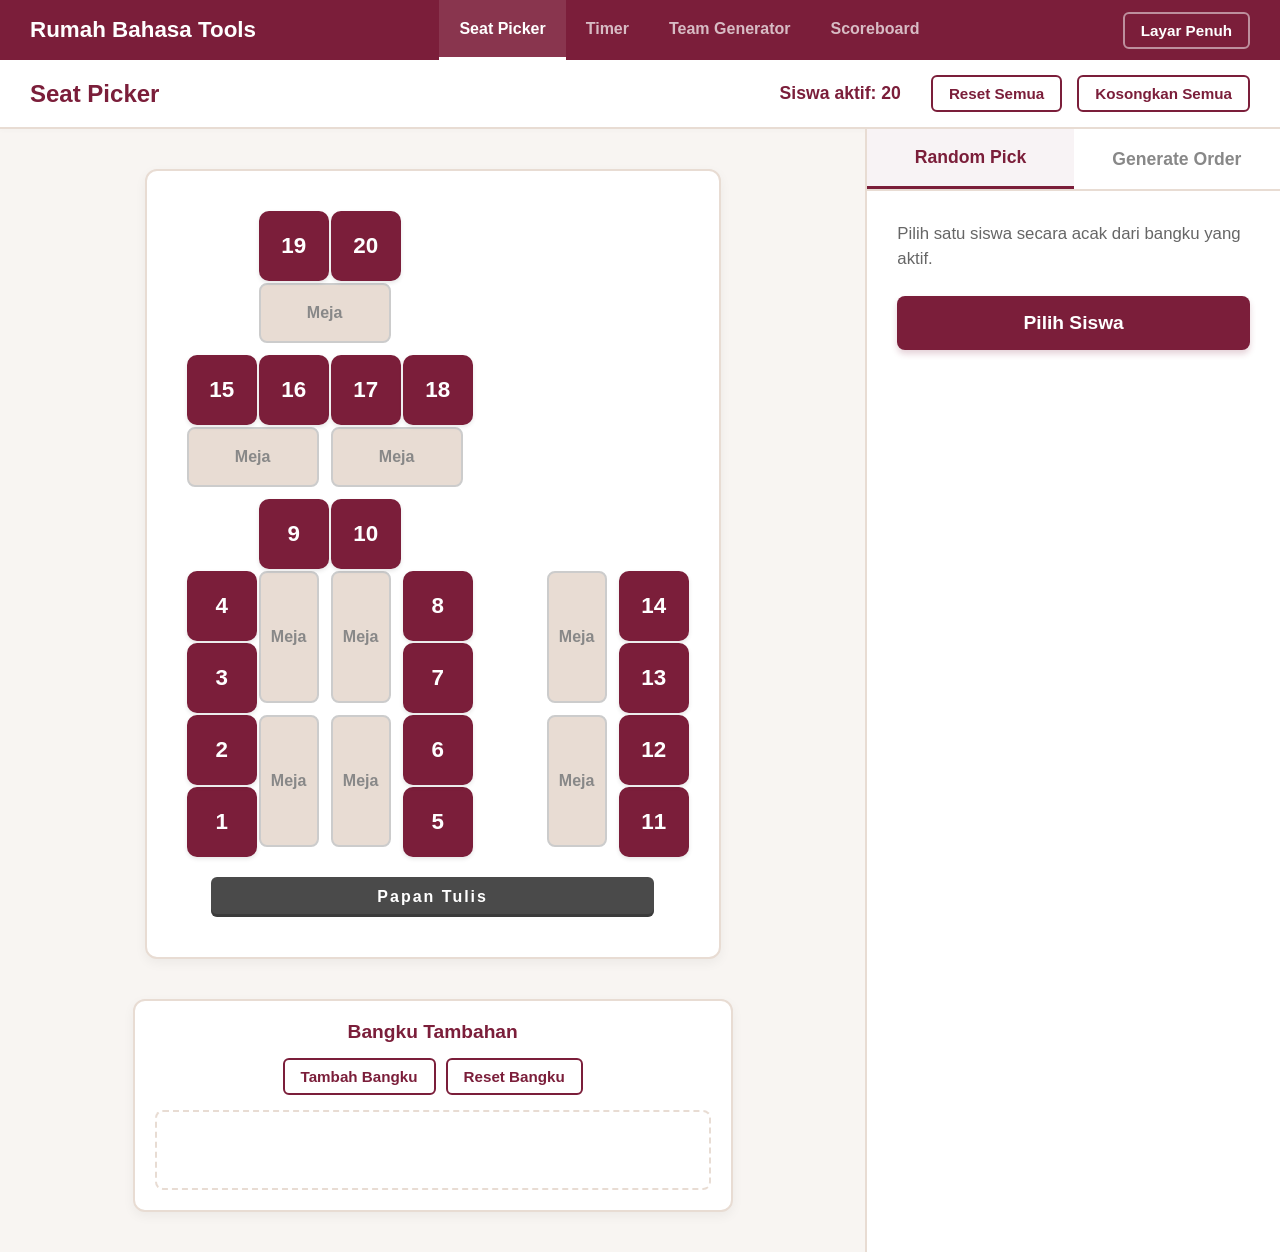
<file: index.html>
<!DOCTYPE html>
<html lang="id">
<head>
    <meta charset="UTF-8">
    <meta name="viewport" content="width=device-width, initial-scale=1.0">
    <title>Rumah Bahasa Tools - Seat Picker</title>
    <link rel="stylesheet" href="style.css">
</head>
<body>
    <nav class="top-nav">
        <div class="nav-brand">Rumah Bahasa Tools</div>
        <div class="nav-menu">
            <button class="nav-item active" data-target="app-seat-picker">Seat Picker</button>
            <button class="nav-item" data-target="app-timer">Timer</button>
            <button class="nav-item" data-target="app-team-gen">Team Generator</button>
            <button class="nav-item" data-target="app-scoreboard">Scoreboard</button>
        </div>
        <div class="nav-controls">
            <button id="btn-fullscreen" class="btn-secondary">Layar Penuh</button>
        </div>
    </nav>

    <div class="app-container">
        <!-- APP: SEAT PICKER -->
        <div id="app-seat-picker" class="app-view active">
            <header class="view-header">
                <h2>Seat Picker</h2>
                <div class="stats-controls">
                    <div class="active-count">Siswa aktif: <span id="active-count">20</span></div>
                    <button id="btn-reset" class="btn-secondary">Reset Semua</button>
                    <button id="btn-clear" class="btn-secondary">Kosongkan Semua</button>
                </div>
            </header>

            <main class="main-content">
                <div class="left-panel">
                    <div class="layout-wrapper">
                        <div class="classroom-grid" id="classroom-grid">
                            <!-- Seats are injected here -->
                        </div>
                        <div class="board">Papan Tulis</div>
                    </div>
                    
                    <div class="extra-seats-area">
                        <h3 class="extra-title">Bangku Tambahan</h3>
                        <div class="extra-controls">
                            <button id="btn-add-seat" class="btn-secondary">Tambah Bangku</button>
                            <button id="btn-reset-extra" class="btn-secondary">Reset Bangku</button>
                        </div>
                        <div class="extra-seats-container" id="extra-seats-container">
                            <!-- Extra seats start here -->
                        </div>
                    </div>
                </div>

                <div class="right-panel">
                    <div class="tabs">
                        <button class="tab-btn active" data-tab="tab-random">Random Pick</button>
                        <button class="tab-btn" data-tab="tab-order">Generate Order</button>
                    </div>
                    
                    <div class="tab-content active" id="tab-random">
                        <p class="tab-desc">Pilih satu siswa secara acak dari bangku yang aktif.</p>
                        <button id="btn-pick" class="btn-primary">Pilih Siswa</button>
                    </div>
                    
                    <div class="tab-content" id="tab-order">
                        <p class="tab-desc">Acak semua bangku aktif untuk membuat urutan soal atau giliran.</p>
                        <button id="btn-generate-order" class="btn-primary">Buat Urutan</button>
                        <div id="order-result" class="order-list"></div>
                    </div>
                </div>
            </main>
        </div>

        <!-- APP: TIMER -->
        <div id="app-timer" class="app-view">
            <header class="view-header">
                <h2>Timer</h2>
            </header>
            <main class="main-content centered">
                <div class="timer-container">
                    <div class="timer-display" id="timer-display">00:00</div>
                    <div class="timer-presets">
                        <button class="btn-preset" data-time="60">1 Min</button>
                        <button class="btn-preset" data-time="180">3 Min</button>
                        <button class="btn-preset" data-time="300">5 Min</button>
                        <button class="btn-preset" data-time="600">10 Min</button>
                    </div>
                    <div class="timer-custom">
                        <input type="number" id="timer-input-min" min="0" max="99" placeholder="Min" class="time-input">
                        <span>:</span>
                        <input type="number" id="timer-input-sec" min="0" max="59" placeholder="Sec" class="time-input">
                        <button id="btn-timer-set" class="btn-secondary">Set Custom</button>
                    </div>
                    <div class="timer-controls">
                        <button id="btn-timer-start" class="btn-primary">Start</button>
                        <button id="btn-timer-pause" class="btn-secondary">Pause</button>
                        <button id="btn-timer-reset" class="btn-secondary">Reset</button>
                    </div>
                </div>
            </main>
        </div>

        <!-- APP: TEAM GENERATOR -->
        <div id="app-team-gen" class="app-view">
            <header class="view-header">
                <h2>Team Generator</h2>
                <div class="stats-controls">
                    <div class="active-count">Siswa aktif: <span id="team-active-count">20</span></div>
                </div>
            </header>
            <main class="main-content centered">
                <div class="team-gen-container">
                    <div class="team-controls">
                        <label>Jumlah Kelompok:</label>
                        <div class="team-presets">
                            <button class="btn-preset team-btn" data-groups="2">2</button>
                            <button class="btn-preset team-btn" data-groups="3">3</button>
                            <button class="btn-preset team-btn" data-groups="4">4</button>
                            <button class="btn-preset team-btn" data-groups="5">5</button>
                        </div>
                        <button id="btn-generate-teams" class="btn-primary">Buat Ulang</button>
                    </div>
                    <div class="teams-result" id="teams-result">
                        <!-- Teams injected here -->
                    </div>
                </div>
            </main>
        </div>

        <!-- APP: SCOREBOARD -->
        <div id="app-scoreboard" class="app-view">
            <header class="view-header">
                <h2>Scoreboard</h2>
                <div class="stats-controls">
                    <label>Jumlah Tim:</label>
                    <select id="score-team-count" class="dropdown">
                        <option value="2">2 Tim</option>
                        <option value="3">3 Tim</option>
                        <option value="4">4 Tim</option>
                    </select>
                </div>
            </header>
            <main class="main-content">
                <div class="scoreboard-container" id="scoreboard-container">
                    <!-- Scoreboards injected here -->
                </div>
            </main>
        </div>
    </div>

    <div id="result-overlay" class="overlay">
        <div id="result-text" class="result-text">Bangku 7</div>
    </div>

    <script src="script.js"></script>
</body>
</html>
</file>
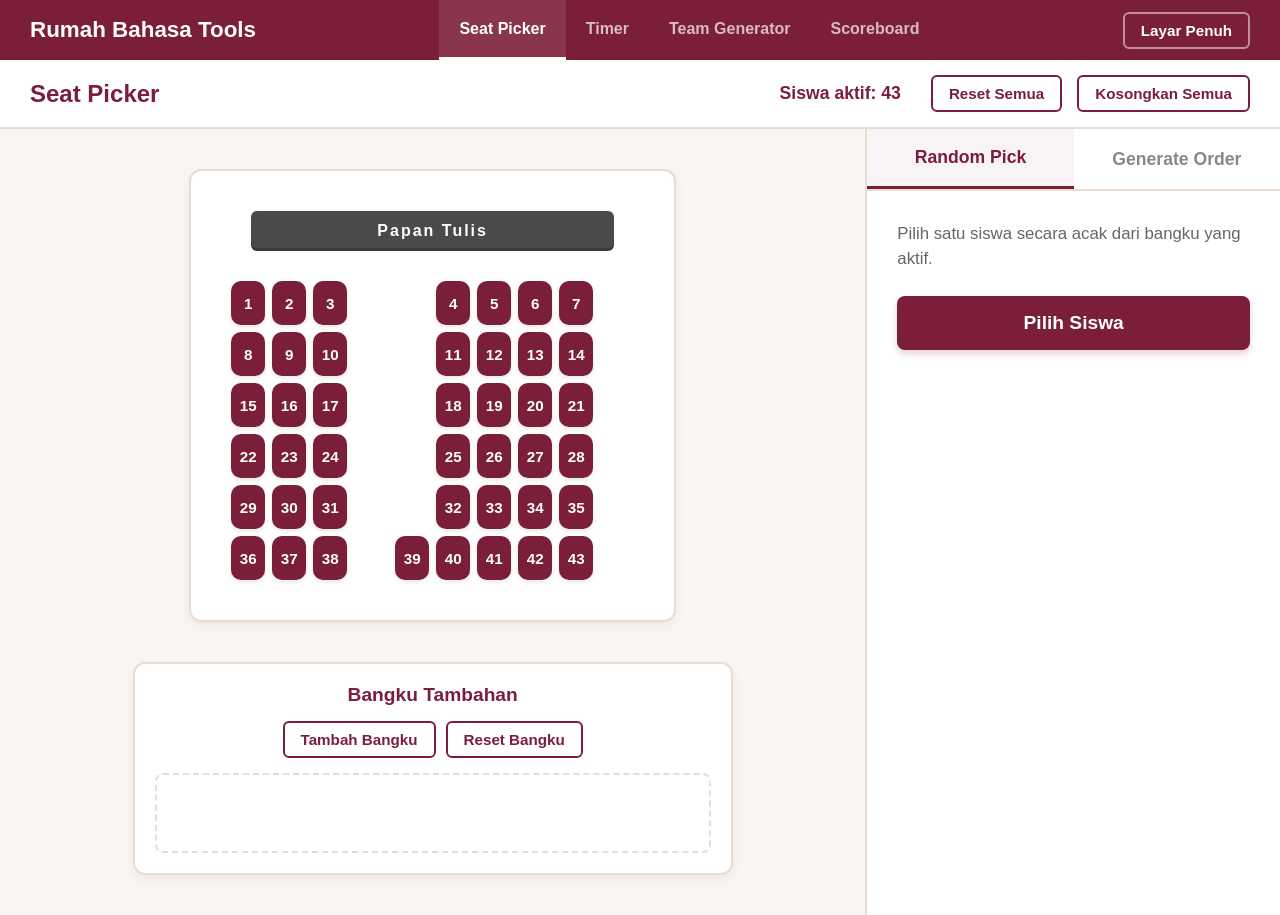
<file: 318FIBUA/index.html>
<!DOCTYPE html>
<html lang="id">
<head>
    <meta charset="UTF-8">
    <meta name="viewport" content="width=device-width, initial-scale=1.0">
    <title>Rumah Bahasa Tools - Seat Picker</title>
    <link rel="stylesheet" href="style.css">
</head>
<body>
    <nav class="top-nav">
        <div class="nav-brand">Rumah Bahasa Tools</div>
        <div class="nav-menu">
            <button class="nav-item active" data-target="app-seat-picker">Seat Picker</button>
            <button class="nav-item" data-target="app-timer">Timer</button>
            <button class="nav-item" data-target="app-team-gen">Team Generator</button>
            <button class="nav-item" data-target="app-scoreboard">Scoreboard</button>
        </div>
        <div class="nav-controls">
            <button id="btn-fullscreen" class="btn-secondary">Layar Penuh</button>
        </div>
    </nav>

    <div class="app-container">
        <!-- APP: SEAT PICKER -->
        <div id="app-seat-picker" class="app-view active">
            <header class="view-header">
                <h2>Seat Picker</h2>
                <div class="stats-controls">
                    <div class="active-count">Siswa aktif: <span id="active-count">43</span></div>
                    <button id="btn-reset" class="btn-secondary">Reset Semua</button>
                    <button id="btn-clear" class="btn-secondary">Kosongkan Semua</button>
                </div>
            </header>

            <main class="main-content">
                <div class="left-panel">
                    <div class="layout-wrapper">
                        <div class="board">Papan Tulis</div>
                        <div class="classroom-grid" id="classroom-grid">
                            <!-- Seats are injected here -->
                        </div>
                    </div>
                    
                    <div class="extra-seats-area">
                        <h3 class="extra-title">Bangku Tambahan</h3>
                        <div class="extra-controls">
                            <button id="btn-add-seat" class="btn-secondary">Tambah Bangku</button>
                            <button id="btn-reset-extra" class="btn-secondary">Reset Bangku</button>
                        </div>
                        <div class="extra-seats-container" id="extra-seats-container">
                            <!-- Extra seats start here -->
                        </div>
                    </div>
                </div>

                <div class="right-panel">
                    <div class="tabs">
                        <button class="tab-btn active" data-tab="tab-random">Random Pick</button>
                        <button class="tab-btn" data-tab="tab-order">Generate Order</button>
                    </div>
                    
                    <div class="tab-content active" id="tab-random">
                        <p class="tab-desc">Pilih satu siswa secara acak dari bangku yang aktif.</p>
                        <button id="btn-pick" class="btn-primary">Pilih Siswa</button>
                    </div>
                    
                    <div class="tab-content" id="tab-order">
                        <p class="tab-desc">Acak semua bangku aktif untuk membuat urutan soal atau giliran.</p>
                        <button id="btn-generate-order" class="btn-primary">Buat Urutan</button>
                        <div id="order-result" class="order-list"></div>
                    </div>
                </div>
            </main>
        </div>

        <!-- APP: TIMER -->
        <div id="app-timer" class="app-view">
            <header class="view-header">
                <h2>Timer</h2>
            </header>
            <main class="main-content centered">
                <div class="timer-container">
                    <div class="timer-display" id="timer-display">00:00</div>
                    <div class="timer-presets">
                        <button class="btn-preset" data-time="60">1 Min</button>
                        <button class="btn-preset" data-time="180">3 Min</button>
                        <button class="btn-preset" data-time="300">5 Min</button>
                        <button class="btn-preset" data-time="600">10 Min</button>
                    </div>
                    <div class="timer-custom">
                        <input type="number" id="timer-input-min" min="0" max="99" placeholder="Min" class="time-input">
                        <span>:</span>
                        <input type="number" id="timer-input-sec" min="0" max="59" placeholder="Sec" class="time-input">
                        <button id="btn-timer-set" class="btn-secondary">Set Custom</button>
                    </div>
                    <div class="timer-controls">
                        <button id="btn-timer-start" class="btn-primary">Start</button>
                        <button id="btn-timer-pause" class="btn-secondary">Pause</button>
                        <button id="btn-timer-reset" class="btn-secondary">Reset</button>
                    </div>
                </div>
            </main>
        </div>

        <!-- APP: TEAM GENERATOR -->
        <div id="app-team-gen" class="app-view">
            <header class="view-header">
                <h2>Team Generator</h2>
                <div class="stats-controls">
                    <div class="active-count">Siswa aktif: <span id="team-active-count">43</span></div>
                </div>
            </header>
            <main class="main-content centered">
                <div class="team-gen-container">
                    <div class="team-controls">
                        <label>Jumlah Kelompok:</label>
                        <div class="team-presets">
                            <button class="btn-preset team-btn" data-groups="2">2</button>
                            <button class="btn-preset team-btn" data-groups="3">3</button>
                            <button class="btn-preset team-btn" data-groups="4">4</button>
                            <button class="btn-preset team-btn" data-groups="5">5</button>
                        </div>
                        <button id="btn-generate-teams" class="btn-primary">Buat Ulang</button>
                    </div>
                    <div class="teams-result" id="teams-result">
                        <!-- Teams injected here -->
                    </div>
                </div>
            </main>
        </div>

        <!-- APP: SCOREBOARD -->
        <div id="app-scoreboard" class="app-view">
            <header class="view-header">
                <h2>Scoreboard</h2>
                <div class="stats-controls">
                    <label>Jumlah Tim:</label>
                    <select id="score-team-count" class="dropdown">
                        <option value="2">2 Tim</option>
                        <option value="3">3 Tim</option>
                        <option value="4">4 Tim</option>
                    </select>
                </div>
            </header>
            <main class="main-content">
                <div class="scoreboard-container" id="scoreboard-container">
                    <!-- Scoreboards injected here -->
                </div>
            </main>
        </div>
    </div>

    <div id="result-overlay" class="overlay">
        <div id="result-text" class="result-text">Bangku 7</div>
    </div>

    <script src="script.js"></script>
</body>
</html>
</file>
<file: style.css>
:root {
    --primary: #7B1E3A;
    --secondary: #9E2A4D;
    --bg: #F8F5F2;
    --card: #FFFFFF;
    --border: #E8DCD3;
    --text: #333333;
    --grey: #CCCCCC;
}

* {
    box-sizing: border-box;
}

body {
    font-family: 'Segoe UI', Tahoma, Geneva, Verdana, sans-serif;
    background-color: var(--bg);
    color: var(--text);
    margin: 0;
    display: flex;
    flex-direction: column;
    min-height: 100vh;
    overflow-x: hidden;
    overflow-y: auto;
}

.view-header {
    display: flex;
    justify-content: space-between;
    align-items: center;
    padding: 15px 30px;
    background-color: var(--card);
    border-bottom: 2px solid var(--border);
    box-shadow: 0 2px 4px rgba(0,0,0,0.02);
}

.view-header h2 {
    margin: 0;
    font-size: 1.5rem;
    color: var(--primary);
    font-weight: 700;
}

.stats-controls {
    display: flex;
    align-items: center;
    gap: 15px;
}

.active-count {
    font-size: 1.1rem;
    font-weight: 600;
    color: var(--primary);
    margin-right: 15px;
}

.btn-secondary {
    background: transparent;
    border: 2px solid var(--primary);
    color: var(--primary);
    padding: 8px 16px;
    border-radius: 6px;
    cursor: pointer;
    transition: all 0.2s ease;
    font-weight: 600;
    font-size: 0.95rem;
}

.btn-secondary:hover {
    background: var(--primary);
    color: white;
}

.main-content {
    display: flex;
    flex: 1;
    overflow: visible;
}

.left-panel {
    flex: 2;
    display: flex;
    flex-direction: column;
    align-items: center;
    justify-content: flex-start;
    padding: 40px 20px;
    overflow: visible;
    position: relative;
}

.layout-wrapper {
    display: flex;
    flex-direction: column;
    align-items: center;
    gap: 30px;
    padding: 40px;
    background: var(--card);
    border-radius: 12px;
    border: 2px solid var(--border);
    box-shadow: 0 4px 12px rgba(0,0,0,0.05);
}

.classroom-grid {
    display: grid;
    grid-template-columns: repeat(7, 60px);
    grid-template-rows: repeat(9, 60px);
    gap: 12px;
    position: relative;
}

.meja {
    background-color: var(--border);
    border: 2px solid var(--grey);
    border-radius: 8px;
    display: flex;
    align-items: center;
    justify-content: center;
    color: #888;
    font-weight: 600;
    font-size: 1rem;
    pointer-events: none;
    user-select: none;
    width: 100%;
    height: 100%;
}

.seat {
    position: relative;
    background-color: var(--grey);
    border-radius: 10px;
    display: flex;
    align-items: center;
    justify-content: center;
    font-size: 1.4rem;
    font-weight: 700;
    color: white;
    cursor: pointer;
    transition: background-color 0.2s, color 0.2s, transform 0.2s, box-shadow 0.2s, opacity 0.2s;
    user-select: none;
    box-shadow: 0 2px 4px rgba(0,0,0,0.1);
    width: 70px;
    height: 70px;
}

.seat.active {
    background-color: var(--primary);
}

.seat:not(.active) {
    opacity: 0.5;
}

.seat:hover {
    transform: translateY(-2px);
    box-shadow: 0 4px 8px rgba(0,0,0,0.15);
}

.seat.highlight {
    background-color: #FFD700;
    color: var(--primary);
    transform: scale(1.15);
    box-shadow: 0 0 15px rgba(255, 215, 0, 0.6);
}

.seat.winner {
    background-color: #FFD700;
    color: var(--primary);
    transform: scale(1.3);
    z-index: 10;
    box-shadow: 0 0 30px rgba(255, 215, 0, 0.9);
}

.board {
    width: 90%;
    height: 40px;
    background-color: #4A4A4A;
    color: white;
    display: flex;
    align-items: center;
    justify-content: center;
    border-radius: 6px;
    font-weight: 600;
    letter-spacing: 2px;
    box-shadow: inset 0 -3px 0 rgba(0,0,0,0.2);
}

.right-panel {
    flex: 1;
    min-width: 350px;
    max-width: 450px;
    background-color: var(--card);
    border-left: 2px solid var(--border);
    display: flex;
    flex-direction: column;
}

.tabs {
    display: flex;
    border-bottom: 2px solid var(--border);
}

.tab-btn {
    flex: 1;
    padding: 18px 0;
    background: transparent;
    border: none;
    font-size: 1.1rem;
    font-weight: 600;
    color: #888;
    cursor: pointer;
    transition: all 0.2s;
}

.tab-btn:hover {
    color: var(--primary);
    background-color: rgba(123, 30, 58, 0.05);
}

.tab-btn.active {
    color: var(--primary);
    border-bottom: 3px solid var(--primary);
    background-color: rgba(123, 30, 58, 0.05);
}

.tab-content {
    display: none;
    padding: 30px;
    flex: 1;
    overflow: visible;
}

.tab-content.active {
    display: flex;
    flex-direction: column;
}

.tab-desc {
    color: #666;
    margin-top: 0;
    margin-bottom: 25px;
    font-size: 1.05rem;
    line-height: 1.5;
}

.btn-primary {
    background-color: var(--primary);
    color: white;
    border: none;
    padding: 16px 30px;
    border-radius: 8px;
    font-size: 1.2rem;
    font-weight: 700;
    cursor: pointer;
    transition: all 0.2s ease;
    width: 100%;
    margin-bottom: 25px;
    box-shadow: 0 4px 6px rgba(123, 30, 58, 0.2);
}

.btn-primary:hover:not(:disabled) {
    background-color: var(--secondary);
    transform: translateY(-2px);
    box-shadow: 0 6px 12px rgba(123, 30, 58, 0.3);
}

.btn-primary:active:not(:disabled) {
    transform: translateY(0);
}

.btn-primary:disabled {
    background-color: var(--grey);
    cursor: not-allowed;
    box-shadow: none;
}

.order-list {
    display: flex;
    flex-direction: column;
    gap: 12px;
    padding-bottom: 20px;
}

.order-item {
    background: var(--bg);
    border: 1px solid var(--border);
    padding: 14px 20px;
    border-radius: 8px;
    font-size: 1.1rem;
    font-weight: 600;
    display: flex;
    justify-content: space-between;
    align-items: center;
    color: var(--primary);
    animation: slideIn 0.3s ease-out backwards;
}

.order-item span:last-child {
    background: white;
    padding: 4px 12px;
    border-radius: 4px;
    border: 1px solid var(--border);
    color: var(--text);
}

@keyframes slideIn {
    from { opacity: 0; transform: translateX(-10px); }
    to { opacity: 1; transform: translateX(0); }
}

.overlay {
    position: fixed;
    top: 0;
    left: 0;
    right: 0;
    bottom: 0;
    background: rgba(248, 245, 242, 0.85);
    display: flex;
    align-items: flex-start; /* Move text to upper portion */
    justify-content: center;
    padding-top: 15vh;
    z-index: 5;
    opacity: 0;
    pointer-events: none;
    transition: opacity 0.4s ease;
    backdrop-filter: blur(4px);
}

.overlay.show {
    opacity: 1;
    pointer-events: all;
}

.result-text {
    font-size: 6rem;
    font-weight: 800;
    color: var(--primary);
    text-shadow: 3px 3px 0px white, -3px -3px 0px white, 3px -3px 0px white, -3px 3px 0px white, 0 10px 20px rgba(0,0,0,0.1);
    animation: popIn 0.6s cubic-bezier(0.175, 0.885, 0.32, 1.275);
}

@keyframes popIn {
    0% { transform: scale(0.5); opacity: 0; }
    100% { transform: scale(1); opacity: 1; }
}

/* --- NAVIGATION --- */
.top-nav {
    display: flex;
    justify-content: space-between;
    align-items: center;
    background-color: var(--primary);
    color: white;
    padding: 0 30px;
    height: 60px;
    box-shadow: 0 2px 4px rgba(0,0,0,0.1);
}
.nav-brand {
    font-size: 1.4rem;
    font-weight: 700;
}
.nav-menu {
    display: flex;
    height: 100%;
}
.nav-item {
    background: transparent;
    border: none;
    color: rgba(255,255,255,0.7);
    font-size: 1rem;
    font-weight: 600;
    padding: 0 20px;
    cursor: pointer;
    transition: all 0.2s;
    height: 100%;
    border-bottom: 3px solid transparent;
}
.nav-item:hover {
    color: white;
    background-color: rgba(255,255,255,0.1);
}
.nav-item.active {
    color: white;
    border-bottom: 3px solid white;
    background-color: rgba(255,255,255,0.1);
}
.nav-controls .btn-secondary {
    border-color: rgba(255,255,255,0.5);
    color: white;
}
.nav-controls .btn-secondary:hover {
    background-color: white;
    color: var(--primary);
}

/* --- APP VIEWS --- */
.app-container {
    flex: 1;
    display: flex;
    flex-direction: column;
    overflow: visible;
}
.app-view {
    display: none;
    flex: 1;
    flex-direction: column;
}
.app-view.active {
    display: flex;
}
.centered {
    align-items: center;
    justify-content: flex-start;
    padding: 40px 20px;
    background-color: var(--bg);
    display: flex;
    flex-direction: column;
}

/* --- EXTRA SEATS --- */
.extra-seats-area {
    margin-top: 40px;
    width: 100%;
    max-width: 600px;
    background: var(--card);
    padding: 20px;
    border-radius: 12px;
    border: 2px solid var(--border);
    box-shadow: 0 4px 12px rgba(0,0,0,0.05);
    display: flex;
    flex-direction: column;
    align-items: center;
    gap: 15px;
}
.extra-title {
    margin: 0;
    color: var(--primary);
    font-size: 1.2rem;
}
.extra-controls {
    display: flex;
    gap: 10px;
}
.extra-seats-container {
    display: flex;
    flex-wrap: wrap;
    gap: 15px;
    min-height: 80px;
    width: 100%;
    justify-content: center;
    padding: 10px;
    border: 2px dashed var(--border);
    border-radius: 8px;
}
.seat.extra-seat {
    cursor: grab;
    z-index: 100;
}
.seat.extra-seat:active {
    cursor: grabbing;
}
.seat.extra-seat.dragging {
    box-shadow: 0 10px 25px rgba(0,0,0,0.2);
    opacity: 0.9;
    transform: scale(1.05);
    cursor: grabbing;
}
#app-seat-picker {
    position: relative;
}

/* --- TIMER --- */
.timer-container {
    display: flex;
    flex-direction: column;
    align-items: center;
    gap: 30px;
    padding: 40px;
    background: var(--card);
    border-radius: 12px;
    border: 2px solid var(--border);
    box-shadow: 0 4px 12px rgba(0,0,0,0.05);
    width: 100%;
    max-width: 500px;
}
.timer-display {
    font-size: 6rem;
    font-weight: 800;
    color: var(--primary);
    font-variant-numeric: tabular-nums;
    line-height: 1;
}
.timer-display.time-up {
    color: #E74C3C;
    animation: blink 1s infinite alternate;
}
@keyframes blink {
    0% { opacity: 1; }
    100% { opacity: 0.5; }
}
.timer-presets {
    display: flex;
    gap: 10px;
}
.btn-preset {
    background: var(--bg);
    border: 2px solid var(--border);
    color: var(--text);
    padding: 10px 15px;
    border-radius: 8px;
    font-weight: 600;
    font-size: 1rem;
    cursor: pointer;
    transition: all 0.2s;
}
.btn-preset:hover, .btn-preset.active {
    border-color: var(--primary);
    color: var(--primary);
    background: rgba(123, 30, 58, 0.05);
}
.timer-custom {
    display: flex;
    align-items: center;
    gap: 10px;
    font-size: 1.5rem;
    font-weight: 600;
}
.time-input {
    width: 70px;
    padding: 10px;
    font-size: 1.2rem;
    text-align: center;
    border: 2px solid var(--border);
    border-radius: 8px;
    background: var(--bg);
}
.time-input:focus {
    outline: none;
    border-color: var(--primary);
}
.timer-controls {
    display: flex;
    gap: 15px;
    width: 100%;
}
.timer-controls button {
    flex: 1;
    margin-bottom: 0;
}

/* --- TEAM GENERATOR --- */
.team-gen-container {
    display: flex;
    flex-direction: column;
    gap: 30px;
    padding: 40px;
    width: 100%;
    max-width: 1000px;
}
.team-controls {
    display: flex;
    align-items: center;
    justify-content: space-between;
    background: var(--card);
    padding: 20px;
    border-radius: 12px;
    border: 2px solid var(--border);
    box-shadow: 0 4px 12px rgba(0,0,0,0.05);
    flex-wrap: wrap;
    gap: 15px;
}
.team-controls label {
    font-size: 1.2rem;
    font-weight: 600;
    color: var(--text);
}
.team-controls button#btn-generate-teams {
    margin-bottom: 0;
    width: auto;
}
.teams-result {
    display: grid;
    grid-template-columns: repeat(auto-fit, minmax(250px, 1fr));
    gap: 20px;
}
.team-card {
    background: var(--card);
    border-radius: 12px;
    border: 2px solid var(--border);
    overflow: hidden;
    box-shadow: 0 4px 12px rgba(0,0,0,0.05);
    animation: slideIn 0.4s ease-out backwards;
}
.team-card-header {
    background: var(--primary);
    color: white;
    padding: 15px;
    font-size: 1.2rem;
    font-weight: 700;
    text-align: center;
}
.team-members {
    padding: 20px;
    display: flex;
    flex-wrap: wrap;
    gap: 15px;
    justify-content: center;
}
.team-member {
    background: var(--bg);
    border: 2px solid var(--border);
    color: var(--primary);
    font-weight: 700;
    font-size: 1.2rem;
    width: 45px;
    height: 45px;
    display: flex;
    align-items: center;
    justify-content: center;
    border-radius: 50%;
}

/* --- SCOREBOARD --- */
.scoreboard-container {
    display: flex;
    flex: 1;
    gap: 20px;
    padding: 30px;
    justify-content: center;
    align-items: flex-start;
}
.score-card {
    flex: 1;
    max-width: 300px;
    background: var(--card);
    border-radius: 12px;
    border: 2px solid var(--border);
    display: flex;
    flex-direction: column;
    align-items: center;
    padding: 30px;
    box-shadow: 0 4px 12px rgba(0,0,0,0.05);
}
.score-card h3 {
    margin: 0 0 20px 0;
    font-size: 1.8rem;
    color: var(--primary);
}
.score-display {
    font-size: 8rem;
    font-weight: 800;
    color: var(--text);
    margin-bottom: 30px;
    line-height: 1;
}
.score-controls {
    display: flex;
    gap: 15px;
    width: 100%;
}
.btn-score {
    flex: 1;
    font-size: 1.5rem;
    font-weight: 700;
    padding: 15px;
    border-radius: 8px;
    cursor: pointer;
    border: none;
    transition: all 0.2s;
}
.btn-score.plus {
    background: var(--primary);
    color: white;
}
.btn-score.plus:hover {
    background: var(--secondary);
}
.btn-score.minus {
    background: var(--bg);
    border: 2px solid var(--border);
    color: var(--text);
}
.btn-score.minus:hover {
    border-color: var(--primary);
}
.btn-score.reset {
    background: transparent;
    border: 2px solid var(--border);
    color: var(--text);
    font-size: 1rem;
}
.btn-score.reset:hover {
    border-color: var(--primary);
    color: var(--primary);
}
.dropdown {
    padding: 8px 15px;
    border: 2px solid var(--border);
    border-radius: 6px;
    font-size: 1rem;
    font-weight: 600;
    color: var(--primary);
    outline: none;
    cursor: pointer;
    background: var(--card);
}
.dropdown:focus {
    border-color: var(--primary);
}

@media (max-width: 1024px) {
    .main-content {
        flex-direction: column;
        overflow: visible;
    }
    .right-panel {
        max-width: none;
        border-left: none;
        border-top: 2px solid var(--border);
    }
    body {
        height: auto;
        overflow: visible;
    }
    .classroom-grid {
        grid-template-columns: repeat(7, 50px);
        grid-template-rows: repeat(9, 50px);
        gap: 8px;
    }
    .seat {
        width: 50px;
        height: 50px;
        font-size: 1.1rem;
    }
}
</file>
<file: 318FIBUA/style.css>
:root {
    --primary: #7B1E3A;
    --secondary: #9E2A4D;
    --bg: #F8F5F2;
    --card: #FFFFFF;
    --border: #E8DCD3;
    --text: #333333;
    --grey: #CCCCCC;
}

* {
    box-sizing: border-box;
}

body {
    font-family: 'Segoe UI', Tahoma, Geneva, Verdana, sans-serif;
    background-color: var(--bg);
    color: var(--text);
    margin: 0;
    display: flex;
    flex-direction: column;
    min-height: 100vh;
    overflow-x: hidden;
    overflow-y: auto;
}

.view-header {
    display: flex;
    justify-content: space-between;
    align-items: center;
    padding: 15px 30px;
    background-color: var(--card);
    border-bottom: 2px solid var(--border);
    box-shadow: 0 2px 4px rgba(0,0,0,0.02);
}

.view-header h2 {
    margin: 0;
    font-size: 1.5rem;
    color: var(--primary);
    font-weight: 700;
}

.stats-controls {
    display: flex;
    align-items: center;
    gap: 15px;
}

.active-count {
    font-size: 1.1rem;
    font-weight: 600;
    color: var(--primary);
    margin-right: 15px;
}

.btn-secondary {
    background: transparent;
    border: 2px solid var(--primary);
    color: var(--primary);
    padding: 8px 16px;
    border-radius: 6px;
    cursor: pointer;
    transition: all 0.2s ease;
    font-weight: 600;
    font-size: 0.95rem;
}

.btn-secondary:hover {
    background: var(--primary);
    color: white;
}

.main-content {
    display: flex;
    flex: 1;
    overflow: visible;
}

.left-panel {
    flex: 2;
    display: flex;
    flex-direction: column;
    align-items: center;
    justify-content: flex-start;
    padding: 40px 20px;
    overflow: visible;
    position: relative;
}

.layout-wrapper {
    display: flex;
    flex-direction: column;
    align-items: center;
    gap: 30px;
    padding: 40px;
    background: var(--card);
    border-radius: 12px;
    border: 2px solid var(--border);
    box-shadow: 0 4px 12px rgba(0,0,0,0.05);
}

.classroom-grid {
    display: grid;
    grid-template-columns: repeat(10, 34px);
    grid-template-rows: repeat(6, 44px);
    gap: 7px;
    position: relative;
}

.meja {
    background-color: var(--border);
    border: 2px solid var(--grey);
    border-radius: 8px;
    display: flex;
    align-items: center;
    justify-content: center;
    color: #888;
    font-weight: 600;
    font-size: 1rem;
    pointer-events: none;
    user-select: none;
    width: 100%;
    height: 100%;
}

.seat {
    position: relative;
    background-color: var(--grey);
    border-radius: 10px;
    display: flex;
    align-items: center;
    justify-content: center;
    font-size: 1.4rem;
    font-weight: 700;
    color: white;
    cursor: pointer;
    transition: background-color 0.2s, color 0.2s, transform 0.2s, box-shadow 0.2s, opacity 0.2s;
    user-select: none;
    box-shadow: 0 2px 4px rgba(0,0,0,0.1);
    width: 34px;
    height: 44px;
    font-size: 0.95rem;
}

.seat.active {
    background-color: var(--primary);
}

.seat:not(.active) {
    opacity: 0.5;
}

.seat:hover {
    transform: translateY(-2px);
    box-shadow: 0 4px 8px rgba(0,0,0,0.15);
}

.seat.highlight {
    background-color: #FFD700;
    color: var(--primary);
    transform: scale(1.15);
    box-shadow: 0 0 15px rgba(255, 215, 0, 0.6);
}

.seat.winner {
    background-color: #FFD700;
    color: var(--primary);
    transform: scale(1.3);
    z-index: 10;
    box-shadow: 0 0 30px rgba(255, 215, 0, 0.9);
}

.board {
    width: 90%;
    height: 40px;
    flex-shrink: 0;
    background-color: #4A4A4A;
    color: white;
    display: flex;
    align-items: center;
    justify-content: center;
    border-radius: 6px;
    font-weight: 600;
    letter-spacing: 2px;
    box-shadow: inset 0 -3px 0 rgba(0,0,0,0.2);
}

.right-panel {
    flex: 1;
    min-width: 350px;
    max-width: 450px;
    background-color: var(--card);
    border-left: 2px solid var(--border);
    display: flex;
    flex-direction: column;
}

.tabs {
    display: flex;
    border-bottom: 2px solid var(--border);
}

.tab-btn {
    flex: 1;
    padding: 18px 0;
    background: transparent;
    border: none;
    font-size: 1.1rem;
    font-weight: 600;
    color: #888;
    cursor: pointer;
    transition: all 0.2s;
}

.tab-btn:hover {
    color: var(--primary);
    background-color: rgba(123, 30, 58, 0.05);
}

.tab-btn.active {
    color: var(--primary);
    border-bottom: 3px solid var(--primary);
    background-color: rgba(123, 30, 58, 0.05);
}

.tab-content {
    display: none;
    padding: 30px;
    flex: 1;
    overflow: visible;
}

.tab-content.active {
    display: flex;
    flex-direction: column;
}

.tab-desc {
    color: #666;
    margin-top: 0;
    margin-bottom: 25px;
    font-size: 1.05rem;
    line-height: 1.5;
}

.btn-primary {
    background-color: var(--primary);
    color: white;
    border: none;
    padding: 16px 30px;
    border-radius: 8px;
    font-size: 1.2rem;
    font-weight: 700;
    cursor: pointer;
    transition: all 0.2s ease;
    width: 100%;
    margin-bottom: 25px;
    box-shadow: 0 4px 6px rgba(123, 30, 58, 0.2);
}

.btn-primary:hover:not(:disabled) {
    background-color: var(--secondary);
    transform: translateY(-2px);
    box-shadow: 0 6px 12px rgba(123, 30, 58, 0.3);
}

.btn-primary:active:not(:disabled) {
    transform: translateY(0);
}

.btn-primary:disabled {
    background-color: var(--grey);
    cursor: not-allowed;
    box-shadow: none;
}

.order-list {
    display: flex;
    flex-direction: column;
    gap: 12px;
    padding-bottom: 20px;
}

.order-item {
    background: var(--bg);
    border: 1px solid var(--border);
    padding: 14px 20px;
    border-radius: 8px;
    font-size: 1.1rem;
    font-weight: 600;
    display: flex;
    justify-content: space-between;
    align-items: center;
    color: var(--primary);
    animation: slideIn 0.3s ease-out backwards;
}

.order-item span:last-child {
    background: white;
    padding: 4px 12px;
    border-radius: 4px;
    border: 1px solid var(--border);
    color: var(--text);
}

@keyframes slideIn {
    from { opacity: 0; transform: translateX(-10px); }
    to { opacity: 1; transform: translateX(0); }
}

.overlay {
    position: fixed;
    top: 0;
    left: 0;
    right: 0;
    bottom: 0;
    background: rgba(248, 245, 242, 0.85);
    display: flex;
    align-items: flex-start; /* Move text to upper portion */
    justify-content: center;
    padding-top: 15vh;
    z-index: 5;
    opacity: 0;
    pointer-events: none;
    transition: opacity 0.4s ease;
    backdrop-filter: blur(4px);
}

.overlay.show {
    opacity: 1;
    pointer-events: all;
}

.result-text {
    font-size: 6rem;
    font-weight: 800;
    color: var(--primary);
    text-shadow: 3px 3px 0px white, -3px -3px 0px white, 3px -3px 0px white, -3px 3px 0px white, 0 10px 20px rgba(0,0,0,0.1);
    animation: popIn 0.6s cubic-bezier(0.175, 0.885, 0.32, 1.275);
}

@keyframes popIn {
    0% { transform: scale(0.5); opacity: 0; }
    100% { transform: scale(1); opacity: 1; }
}

/* --- NAVIGATION --- */
.top-nav {
    display: flex;
    justify-content: space-between;
    align-items: center;
    background-color: var(--primary);
    color: white;
    padding: 0 30px;
    height: 60px;
    box-shadow: 0 2px 4px rgba(0,0,0,0.1);
}
.nav-brand {
    font-size: 1.4rem;
    font-weight: 700;
}
.nav-menu {
    display: flex;
    height: 100%;
}
.nav-item {
    background: transparent;
    border: none;
    color: rgba(255,255,255,0.7);
    font-size: 1rem;
    font-weight: 600;
    padding: 0 20px;
    cursor: pointer;
    transition: all 0.2s;
    height: 100%;
    border-bottom: 3px solid transparent;
}
.nav-item:hover {
    color: white;
    background-color: rgba(255,255,255,0.1);
}
.nav-item.active {
    color: white;
    border-bottom: 3px solid white;
    background-color: rgba(255,255,255,0.1);
}
.nav-controls .btn-secondary {
    border-color: rgba(255,255,255,0.5);
    color: white;
}
.nav-controls .btn-secondary:hover {
    background-color: white;
    color: var(--primary);
}

/* --- APP VIEWS --- */
.app-container {
    flex: 1;
    display: flex;
    flex-direction: column;
    overflow: visible;
}
.app-view {
    display: none;
    flex: 1;
    flex-direction: column;
}
.app-view.active {
    display: flex;
}
.centered {
    align-items: center;
    justify-content: flex-start;
    padding: 40px 20px;
    background-color: var(--bg);
    display: flex;
    flex-direction: column;
}

/* --- EXTRA SEATS --- */
.extra-seats-area {
    margin-top: 40px;
    width: 100%;
    max-width: 600px;
    background: var(--card);
    padding: 20px;
    border-radius: 12px;
    border: 2px solid var(--border);
    box-shadow: 0 4px 12px rgba(0,0,0,0.05);
    display: flex;
    flex-direction: column;
    align-items: center;
    gap: 15px;
}
.extra-title {
    margin: 0;
    color: var(--primary);
    font-size: 1.2rem;
}
.extra-controls {
    display: flex;
    gap: 10px;
}
.extra-seats-container {
    display: flex;
    flex-wrap: wrap;
    gap: 15px;
    min-height: 80px;
    width: 100%;
    justify-content: center;
    padding: 10px;
    border: 2px dashed var(--border);
    border-radius: 8px;
}
.seat.extra-seat {
    cursor: grab;
    z-index: 100;
}
.seat.extra-seat:active {
    cursor: grabbing;
}
.seat.extra-seat.dragging {
    box-shadow: 0 10px 25px rgba(0,0,0,0.2);
    opacity: 0.9;
    transform: scale(1.05);
    cursor: grabbing;
}
#app-seat-picker {
    position: relative;
}

/* --- TIMER --- */
.timer-container {
    display: flex;
    flex-direction: column;
    align-items: center;
    gap: 30px;
    padding: 40px;
    background: var(--card);
    border-radius: 12px;
    border: 2px solid var(--border);
    box-shadow: 0 4px 12px rgba(0,0,0,0.05);
    width: 100%;
    max-width: 500px;
}
.timer-display {
    font-size: 6rem;
    font-weight: 800;
    color: var(--primary);
    font-variant-numeric: tabular-nums;
    line-height: 1;
}
.timer-display.time-up {
    color: #E74C3C;
    animation: blink 1s infinite alternate;
}
@keyframes blink {
    0% { opacity: 1; }
    100% { opacity: 0.5; }
}
.timer-presets {
    display: flex;
    gap: 10px;
}
.btn-preset {
    background: var(--bg);
    border: 2px solid var(--border);
    color: var(--text);
    padding: 10px 15px;
    border-radius: 8px;
    font-weight: 600;
    font-size: 1rem;
    cursor: pointer;
    transition: all 0.2s;
}
.btn-preset:hover, .btn-preset.active {
    border-color: var(--primary);
    color: var(--primary);
    background: rgba(123, 30, 58, 0.05);
}
.timer-custom {
    display: flex;
    align-items: center;
    gap: 10px;
    font-size: 1.5rem;
    font-weight: 600;
}
.time-input {
    width: 70px;
    padding: 10px;
    font-size: 1.2rem;
    text-align: center;
    border: 2px solid var(--border);
    border-radius: 8px;
    background: var(--bg);
}
.time-input:focus {
    outline: none;
    border-color: var(--primary);
}
.timer-controls {
    display: flex;
    gap: 15px;
    width: 100%;
}
.timer-controls button {
    flex: 1;
    margin-bottom: 0;
}

/* --- TEAM GENERATOR --- */
.team-gen-container {
    display: flex;
    flex-direction: column;
    gap: 30px;
    padding: 40px;
    width: 100%;
    max-width: 1000px;
}
.team-controls {
    display: flex;
    align-items: center;
    justify-content: space-between;
    background: var(--card);
    padding: 20px;
    border-radius: 12px;
    border: 2px solid var(--border);
    box-shadow: 0 4px 12px rgba(0,0,0,0.05);
    flex-wrap: wrap;
    gap: 15px;
}
.team-controls label {
    font-size: 1.2rem;
    font-weight: 600;
    color: var(--text);
}
.team-controls button#btn-generate-teams {
    margin-bottom: 0;
    width: auto;
}
.teams-result {
    display: grid;
    grid-template-columns: repeat(auto-fit, minmax(250px, 1fr));
    gap: 20px;
}
.team-card {
    background: var(--card);
    border-radius: 12px;
    border: 2px solid var(--border);
    overflow: hidden;
    box-shadow: 0 4px 12px rgba(0,0,0,0.05);
    animation: slideIn 0.4s ease-out backwards;
}
.team-card-header {
    background: var(--primary);
    color: white;
    padding: 15px;
    font-size: 1.2rem;
    font-weight: 700;
    text-align: center;
}
.team-members {
    padding: 20px;
    display: flex;
    flex-wrap: wrap;
    gap: 15px;
    justify-content: center;
}
.team-member {
    background: var(--bg);
    border: 2px solid var(--border);
    color: var(--primary);
    font-weight: 700;
    font-size: 1.2rem;
    width: 45px;
    height: 45px;
    display: flex;
    align-items: center;
    justify-content: center;
    border-radius: 50%;
}

/* --- SCOREBOARD --- */
.scoreboard-container {
    display: flex;
    flex: 1;
    gap: 20px;
    padding: 30px;
    justify-content: center;
    align-items: flex-start;
}
.score-card {
    flex: 1;
    max-width: 300px;
    background: var(--card);
    border-radius: 12px;
    border: 2px solid var(--border);
    display: flex;
    flex-direction: column;
    align-items: center;
    padding: 30px;
    box-shadow: 0 4px 12px rgba(0,0,0,0.05);
}
.score-card h3 {
    margin: 0 0 20px 0;
    font-size: 1.8rem;
    color: var(--primary);
}
.score-display {
    font-size: 8rem;
    font-weight: 800;
    color: var(--text);
    margin-bottom: 30px;
    line-height: 1;
}
.score-controls {
    display: flex;
    gap: 15px;
    width: 100%;
}
.btn-score {
    flex: 1;
    font-size: 1.5rem;
    font-weight: 700;
    padding: 15px;
    border-radius: 8px;
    cursor: pointer;
    border: none;
    transition: all 0.2s;
}
.btn-score.plus {
    background: var(--primary);
    color: white;
}
.btn-score.plus:hover {
    background: var(--secondary);
}
.btn-score.minus {
    background: var(--bg);
    border: 2px solid var(--border);
    color: var(--text);
}
.btn-score.minus:hover {
    border-color: var(--primary);
}
.btn-score.reset {
    background: transparent;
    border: 2px solid var(--border);
    color: var(--text);
    font-size: 1rem;
}
.btn-score.reset:hover {
    border-color: var(--primary);
    color: var(--primary);
}
.dropdown {
    padding: 8px 15px;
    border: 2px solid var(--border);
    border-radius: 6px;
    font-size: 1rem;
    font-weight: 600;
    color: var(--primary);
    outline: none;
    cursor: pointer;
    background: var(--card);
}
.dropdown:focus {
    border-color: var(--primary);
}

@media (max-width: 1024px) {
    .main-content {
        flex-direction: column;
        overflow: visible;
    }
    .right-panel {
        max-width: none;
        border-left: none;
        border-top: 2px solid var(--border);
    }
    body {
        height: auto;
        overflow: visible;
    }
    .classroom-grid {
        grid-template-columns: repeat(10, 30px);
        grid-template-rows: repeat(6, 38px);
        gap: 5px;
    }
    .seat {
        width: 30px;
        height: 38px;
        font-size: 1.1rem;
    }
}
</file>
